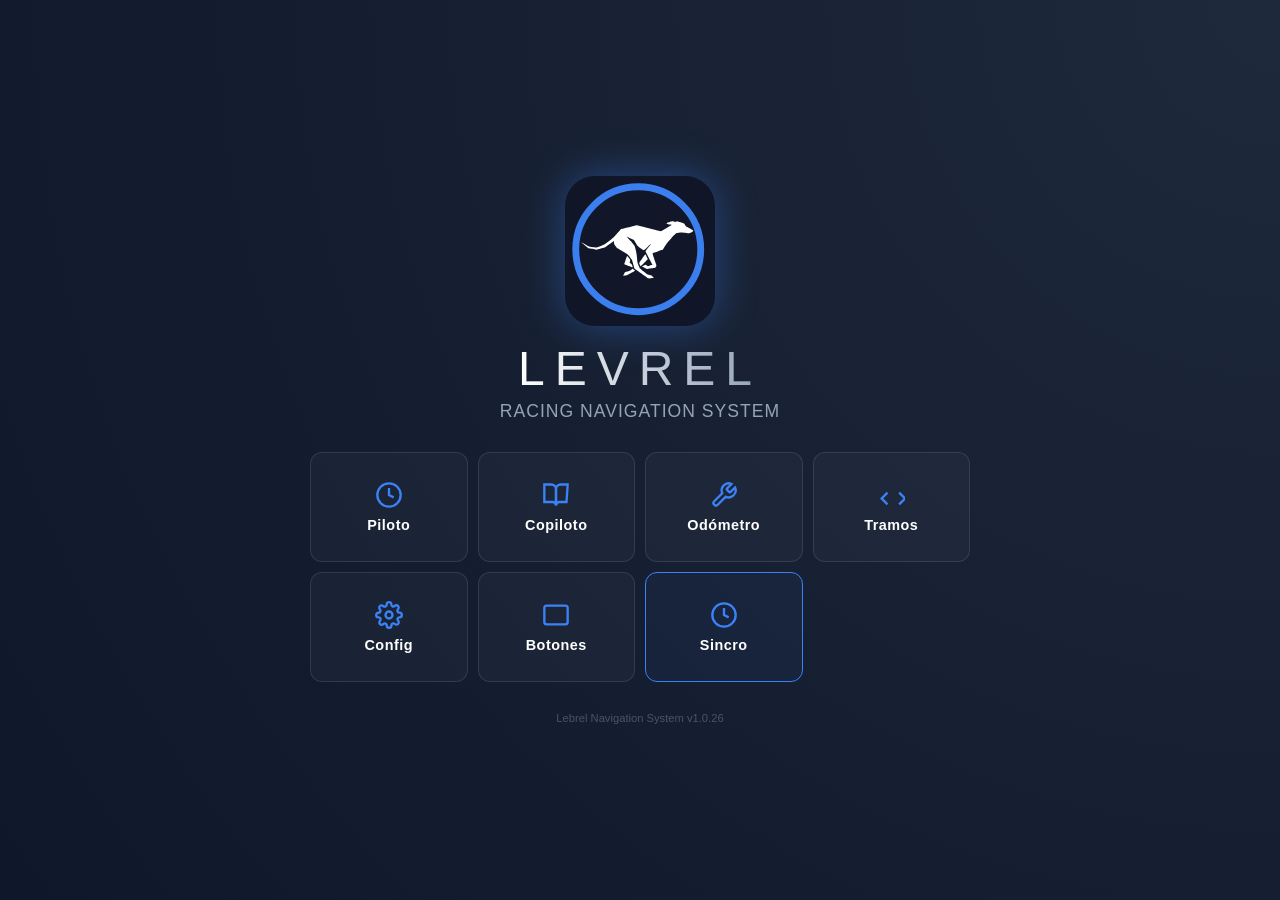
<file: 2_APP/index.html>
<!DOCTYPE html>
<html lang="es">

<head>
    <meta charset="UTF-8">
    <meta name="viewport" content="width=device-width, initial-scale=1.0">
    <title>Lebrel - Sistema de Navegación de Rally</title>
    <link rel="manifest" href="manifest.json">
    <link rel="stylesheet" href="css/style.css?v=26">
</head>

<body class="dark-theme">
    <!-- Contenedor para el header (oculto en el inicio pero necesario para el router) -->
    <div id="header-container" style="display: none;">
        <header class="unified-header"></header>
    </div>

    <main class="welcome-screen">
        <div class="welcome-container">
            <img src="icon.svg" alt="Lebrel Logo" class="logo-large">
            <h1>LEVREL</h1>
            <p class="subtitle">Racing Navigation System</p>

            <div class="links-grid">
                <div onclick="window.navigateSPA('piloto.html')" class="welcome-card">
                    <svg viewBox="0 0 24 24" fill="none" stroke="currentColor" stroke-width="2">
                        <circle cx="12" cy="12" r="10" />
                        <path d="M12 6v6l4 2" />
                    </svg>
                    <span>Piloto</span>
                </div>
                <div onclick="window.navigateSPA('copiloto.html')" class="welcome-card">
                    <svg viewBox="0 0 24 24" fill="none" stroke="currentColor" stroke-width="2">
                        <path d="M2 3h6a4 4 0 0 1 4 4v14a3 3 0 0 0-3-3H2z" />
                        <path d="M22 3h-6a4 4 0 0 0-4 4v14a3 3 0 0 1 3-3h6z" />
                    </svg>
                    <span>Copiloto</span>
                </div>
                <div onclick="window.navigateSPA('odometro.html')" class="welcome-card">
                    <svg viewBox="0 0 24 24" fill="none" stroke="currentColor" stroke-width="2">
                        <path
                            d="M14.7 6.3a1 1 0 0 0 0 1.4l1.6 1.6a1 1 0 0 0 1.4 0l3.77-3.77a6 6 0 0 1-7.94 7.94l-6.91 6.91a2.12 2.12 0 0 1-3-3l6.91-6.91a6 6 0 0 1 7.94-7.94l-3.76 3.76z" />
                    </svg>
                    <span>Odómetro</span>
                </div>
                <div onclick="window.navigateSPA('tramos.html')" class="welcome-card">
                    <svg viewBox="0 0 24 24" fill="none" stroke="currentColor" stroke-width="2">
                        <path d="M9 20l-5-5 5-5m10 10l5-5-5-5" />
                    </svg>
                    <span>Tramos</span>
                </div>
                <div onclick="window.navigateSPA('config.html')" class="welcome-card">
                    <svg viewBox="0 0 24 24" fill="none" stroke="currentColor" stroke-width="2">
                        <circle cx="12" cy="12" r="3" />
                        <path
                            d="M19.4 15a1.65 1.65 0 0 0 .33 1.82l.06.06a2 2 0 0 1 0 2.83 2 2 0 0 1-2.83 0l-.06-.06a1.65 1.65 0 0 0-1.82-.33 1.65 1.65 0 0 0-1 1.51V21a2 2 0 0 1-2 2 2 2 0 0 1-2-2v-.09A1.65 1.65 0 0 0 9 19.4a1.65 1.65 0 0 0-1.82.33l-.06.06a2 2 0 0 1-2.83 0 2 2 0 0 1 0-2.83l.06-.06a1.65 1.65 0 0 0 .33-1.82 1.65 1.65 0 0 0-1.51-1H3a2 2 0 0 1-2-2 2 2 0 0 1 2-2h.09A1.65 1.65 0 0 0 4.6 9a1.65 1.65 0 0 0-.33-1.82l-.06-.06a2 2 0 0 1 0-2.83 2 2 0 0 1 2.83 0l.06.06a1.65 1.65 0 0 0 1.82.33H9a1.65 1.65 0 0 0 1-1.51V3a2 2 0 0 1 2-2 2 2 0 0 1 2 2v.09a1.65 1.65 0 0 0 1 1.51 1.65 1.65 0 0 0 1.82-.33l.06-.06a2 2 0 0 1 2.83 0 2 2 0 0 1 0 2.83l-.06.06a1.65 1.65 0 0 0-.33 1.82V9a1.65 1.65 0 0 0 1.51 1H21a2 2 0 0 1 2 2 2 2 0 0 1-2 2h-.09a1.65 1.65 0 0 0-1.51 1z" />
                    </svg>
                    <span>Config</span>
                </div>
                <div onclick="window.navigateSPA('botonera.html')" class="welcome-card">
                    <svg viewBox="0 0 24 24" fill="none" stroke="currentColor" stroke-width="2">
                        <rect x="2" y="4" width="20" height="16" rx="2" />
                        <path
                            d="M6 8h.01M10 8h.01M14 8h.01M18 8h.01M6 12h.01M10 12h.01M14 12h.01M18 12h.01M6 16h.01M10 16h.01M14 16h.01M18 16h.01" />
                    </svg>
                    <span>Botones</span>
                </div>
                <div onclick="window.navigateSPA('sincronizacion.html')" class="welcome-card"
                    style="border-color: var(--accent-blue); background: rgba(59, 130, 246, 0.05);">
                    <svg viewBox="0 0 24 24" fill="none" stroke="currentColor" stroke-width="2">
                        <circle cx="12" cy="12" r="10" />
                        <polyline points="12 6 12 12 16 14" />
                    </svg>
                    <span>Sincro</span>
                </div>
            </div>

            <div class="version-tag">Lebrel Navigation System v1.0.26</div>
        </div>
    </main>

    <script type="module">
        import { initRouter } from './js/router.js';
        initRouter();

        if ('serviceWorker' in navigator) {
            window.addEventListener('load', () => {
                navigator.serviceWorker.register('sw.js?v=26').catch(err => console.log('SW Fail:', err));
            });
        }
    </script>
</body>

</html>
</file>
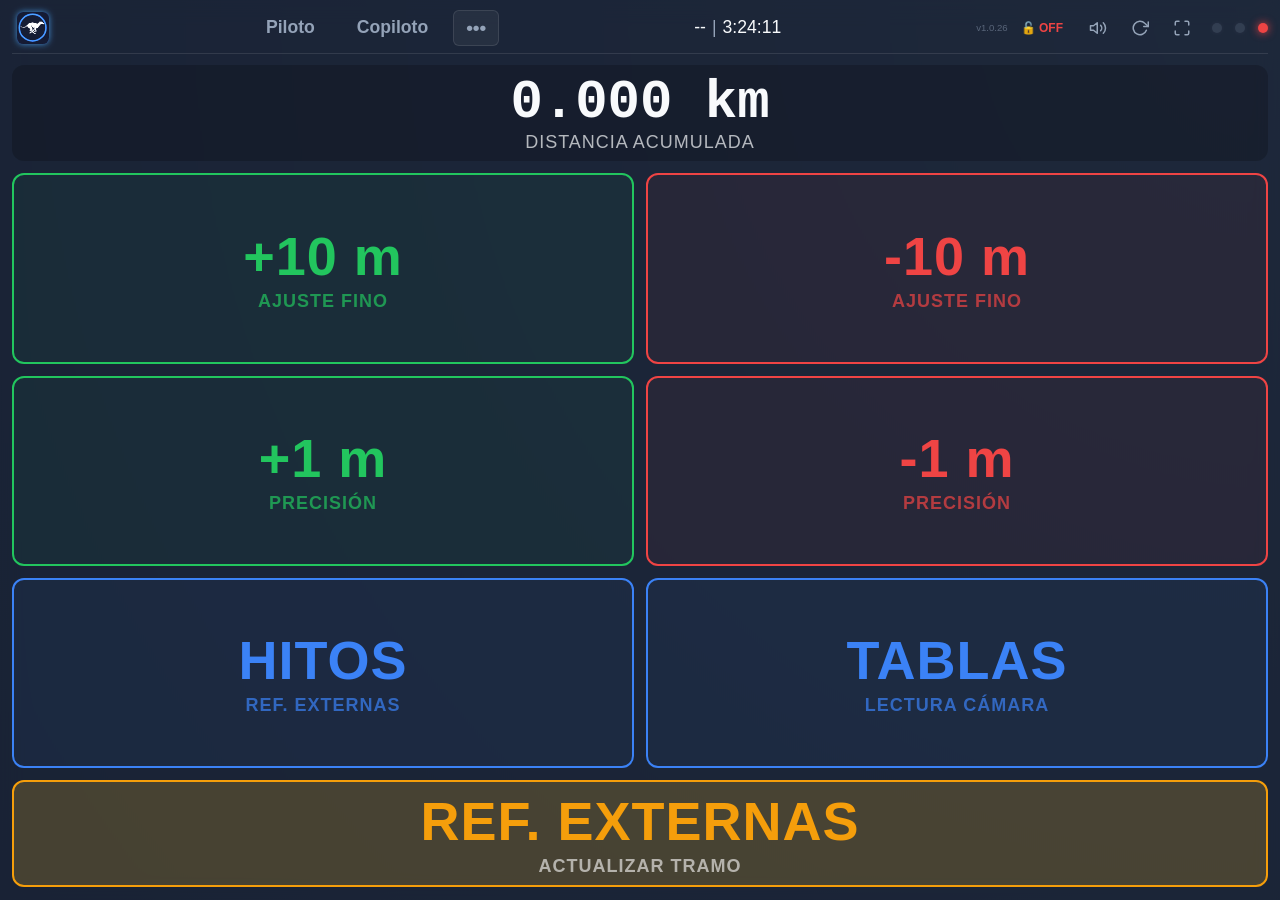
<file: 2_APP/botonera.html>
<!DOCTYPE html>
<html lang="es">

<head>
    <meta charset="UTF-8">
    <meta name="viewport" content="width=device-width, initial-scale=1.0, maximum-scale=1.0, user-scalable=no">
    <title>Lebrel - Botonera</title>
    <link rel="stylesheet" href="css/style.css?v=26">
    <style>
        .glass-container {
            display: flex;
            flex-direction: column;
            height: 100vh;
            overflow: hidden;
            padding: 8px 12px;
            box-sizing: border-box;
        }

        .botonera-grid {
            display: grid;
            grid-template-columns: 1fr 1fr;
            grid-template-rows: auto repeat(3, 1fr);
            gap: 12px;
            padding: 5px 0;
            flex: 1;
            height: calc(100vh - 75px);
            box-sizing: border-box;
        }

        .dist-display {
            grid-column: 1 / -1;
            background: rgba(0, 0, 0, 0.2);
            border-radius: 12px;
            padding: 8px;
            text-align: center;
            display: flex;
            flex-direction: column;
            justify-content: center;
            align-items: center;
            box-sizing: border-box;
        }

        .dist-val {
            font-family: ui-monospace, SFMono-Regular, Menlo, Monaco, Consolas, "Liberation Mono", "Courier New", monospace;
            font-size: clamp(2rem, 6vmin, 3.5rem);
            font-weight: 700;
            font-variant-numeric: tabular-nums;
        }

        .btn-large {
            height: 100%;
            display: flex;
            flex-direction: column;
            justify-content: center;
            align-items: center;
            gap: 4px;
            border-radius: 12px;
            background: rgba(255, 255, 255, 0.05);
            border: 2px solid var(--glass-border);
            color: var(--text-primary);
            cursor: pointer;
            transition: all 0.2s cubic-bezier(0.4, 0, 0.2, 1);
            box-sizing: border-box;
        }

        .btn-large span:first-child {
            font-size: clamp(1.8rem, 6vmin, 4.5rem);
            font-weight: 900;
            letter-spacing: 1px;
        }

        .btn-large:active {
            transform: scale(0.96);
            background: rgba(255, 255, 255, 0.15);
        }

        .btn-large.plus {
            border-color: var(--accent-green);
            color: var(--accent-green);
            background: rgba(34, 197, 94, 0.05);
        }

        .btn-large.minus {
            border-color: var(--accent-red);
            color: var(--accent-red);
            background: rgba(239, 68, 68, 0.05);
        }

        .btn-large.action {
            border-color: var(--accent-blue);
            color: var(--accent-blue);
            background: rgba(59, 130, 246, 0.05);
        }

        .btn-subtext {
            font-size: clamp(0.7rem, 2vmin, 1.2rem);
            text-transform: uppercase;
            letter-spacing: 1px;
            opacity: 0.7;
        }
    </style>
</head>

<body class="dark-theme">
    <div class="glass-container">
        <div id="header-container"></div>

        <main class="botonera-grid">
            <div class="dist-display">
                <div id="val_distancia" class="dist-val">0.000 km</div>
                <div class="btn-subtext">Distancia Acumulada</div>
            </div>

            <button class="btn-large plus" onclick="adjustDist(10)">
                <span>+10 m</span>
                <span class="btn-subtext">Ajuste Fino</span>
            </button>
            <button class="btn-large minus" onclick="adjustDist(-10)">
                <span>-10 m</span>
                <span class="btn-subtext">Ajuste Fino</span>
            </button>

            <button class="btn-large plus" onclick="adjustDist(1)">
                <span>+1 m</span>
                <span class="btn-subtext">Precisión</span>
            </button>
            <button class="btn-large minus" onclick="adjustDist(-1)">
                <span>-1 m</span>
                <span class="btn-subtext">Precisión</span>
            </button>

            <button class="btn-large action" id="btn-milestone">
                <span>HITOS</span>
                <span class="btn-subtext">Ref. Externas</span>
            </button>
            <button class="btn-large action" id="btn-ocr">
                <span>TABLAS</span>
                <span class="btn-subtext">Lectura Cámara</span>
            </button>

            <button class="btn-large action" id="btn-ref-ext-action" style="grid-column: 1 / -1; background: rgba(251, 191, 36, 0.2); border-color: #f59e0b; color: #f59e0b; min-height: 70px;">
                <span>REF. EXTERNAS</span>
                <span class="btn-subtext" style="color: rgba(255, 255, 255, 0.85)">Actualizar tramo</span>
            </button>
        </main>
    </div>

    <script type="module" src="js/app_botonera.js?v=26"></script>
</body>

</html>
</file>
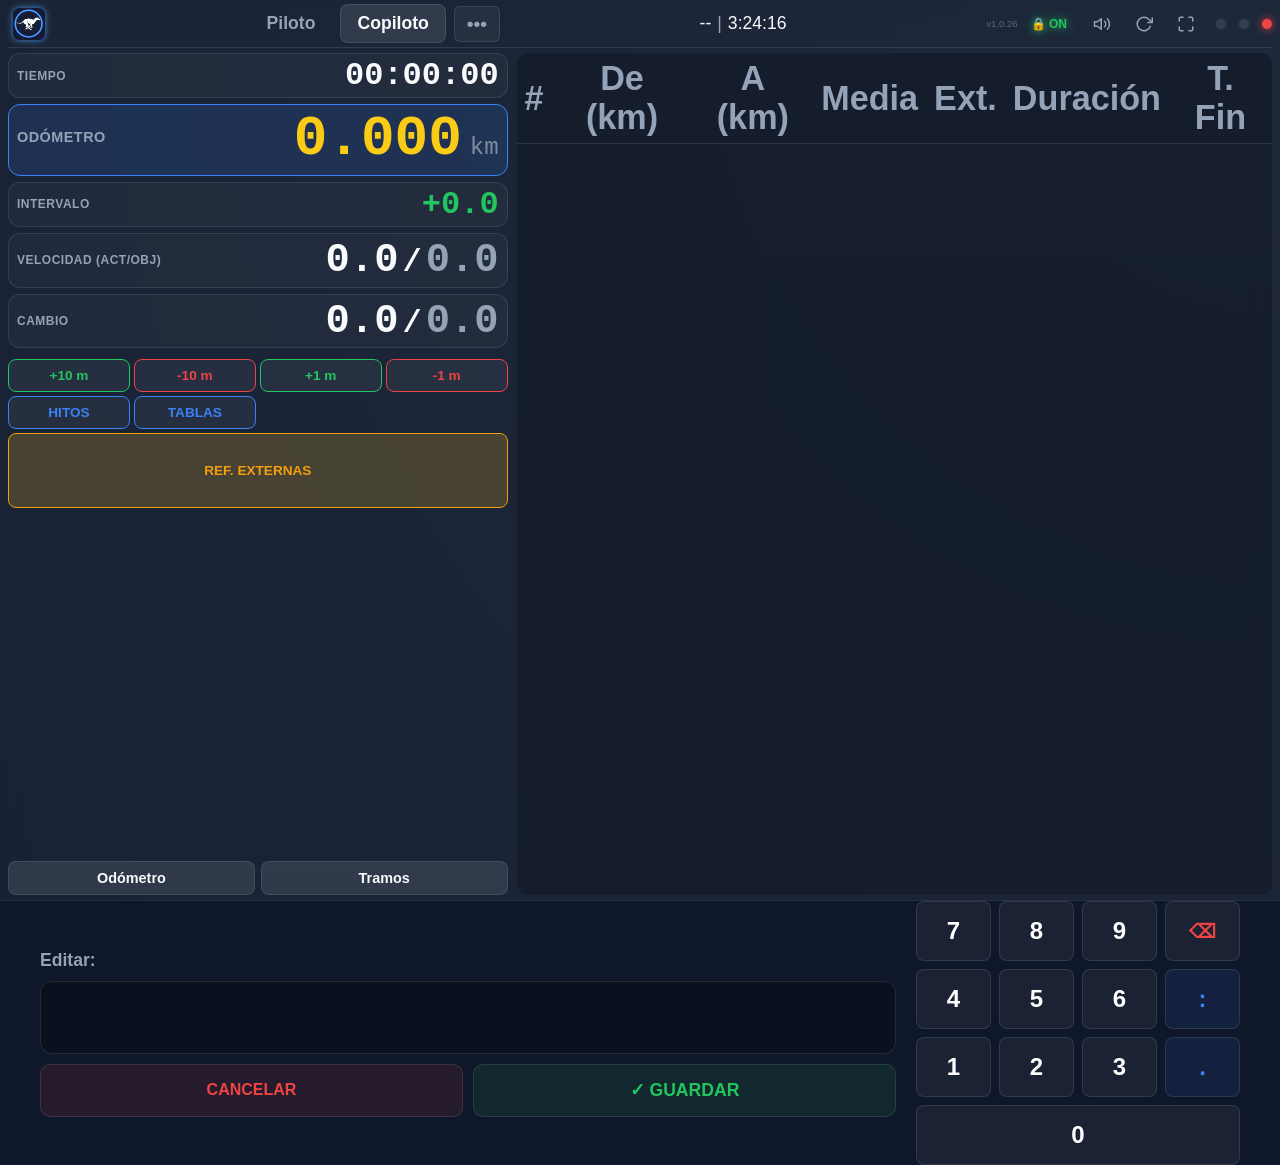
<file: 2_APP/copiloto.html>
<!DOCTYPE html>
<html lang="es">

<head>
    <meta charset="UTF-8">
    <meta name="viewport" content="width=device-width, initial-scale=1.0, maximum-scale=1.0, user-scalable=no">
    <title>Lebrel - Copiloto</title>
    <link rel="manifest" href="manifest.json">
    <meta name="theme-color" content="#0f172a">
    <meta name="mobile-web-app-capable" content="yes">
    <meta name="apple-mobile-web-app-capable" content="yes">
    <meta name="apple-mobile-web-app-status-bar-style" content="black-translucent">
    <link rel="stylesheet" href="css/style.css?v=26">
    <style>
        .split-layout {
            display: grid;
            grid-template-columns: 350px 1fr;
            gap: 8px;
            height: calc(100vh - 100px);
            overflow: hidden;
        }

        /* Lado izquierdo compacto */
        .compact-info {
            display: flex;
            flex-direction: column;
            gap: 6px;
            overflow-y: auto;
            padding-right: 4px;
        }

        .tramo-table-container {
            width: 100%;
            height: 100%;
            overflow-y: auto;
            border-radius: 12px;
            background: rgba(0, 0, 0, 0.2);
        }

        .tramo-table thead th {
            position: sticky;
            top: 0;
            background: #151c2c;
            z-index: 10;
            box-shadow: 0 2px 5px rgba(0, 0, 0, 0.5);
        }

        .compact-card {
            background: rgba(255, 255, 255, 0.03);
            border: 1px solid var(--glass-border);
            border-radius: 12px;
            padding: 6px 10px;
            display: flex;
            justify-content: space-between;
            align-items: center;
        }

        .compact-card h4 {
            color: var(--text-secondary);
            font-size: 0.75rem;
            text-transform: uppercase;
            letter-spacing: 0.5px;
        }

        .compact-card:not(.odo-card) .value,
        .compact-card:not(.odo-card) .value span {
            font-size: clamp(1.0rem, 4.5vmin, 3.0rem) !important;
            white-space: nowrap;
            font-weight: 700;
            display: flex;
            align-items: baseline;
            gap: 4px;
        }

        .compact-card .value .tenths {
            font-size: 1em;
            /* Igualdad absoluta */
            opacity: 0.8;
        }

        .label-small {
            color: var(--text-secondary);
            font-size: 0.9rem;
            text-transform: uppercase;
            display: block;
            margin-bottom: 4px;
        }

        .media-info-group.right {
            text-align: right;
        }

        /* Panel de OPeraciones abajo a la izq */
        .btn-group-horizontal {
            display: grid;
            grid-template-columns: 1fr 1fr;
            gap: 6px;
            width: 100%;
        }

        .btn-group-horizontal button {
            padding: 8px !important;
            font-size: 0.9rem !important;
        }

        .operations-panel {
            margin-top: 0;
        }

        @media (max-width: 768px) and (orientation: portrait) {
            .split-layout {
                grid-template-columns: 1fr;
                height: auto;
            }

            .operations-panel {
                margin-top: 15px;
            }
        }

        /* Landscape Optimization (Evitar scroll vertical y usar más columnas) */
        @media (orientation: landscape) {
            body {
                overflow: hidden;
            }
            .glass-container {
                height: 100vh;
                height: 100dvh;
                padding-bottom: 5px;
                display: flex;
                flex-direction: column;
            }
            header {
                margin-bottom: 5px !important;
                padding-bottom: 4px !important;
            }
            .split-layout {
                grid-template-columns: minmax(250px, 1fr) 1.5fr;
                height: 100%;
                flex: 1;
                gap: 5px;
            }
            /* Reducir paddings para que quepa todo */
            .compact-card {
                padding: 4px 8px;
            }
            .compact-card.odo-card {
                padding: 4px 8px !important;
                flex-direction: row !important;
                align-items: center !important;
                justify-content: space-between !important;
            }
            .compact-card.odo-card .value {
                font-size: clamp(1.5rem, 10vmin, 5rem) !important;
            }
            .compact-card:not(.odo-card) .value {
                font-size: clamp(1rem, 4vmin, 2rem) !important;
            }
            .botonera-mini-grid {
                gap: 4px;
            }
            .botonera-mini-grid {
                grid-template-columns: repeat(4, 1fr);
            }
            .btn-mini {
                padding: 8px 5px;
            }
            .btn-mini.action#btn-ref-ext-action {
                grid-column: auto;
                min-height: auto;
            }
            .operations-panel {
                margin-top: auto;
            }
        }
    </style>
</head>

<body class="dark-theme">
    <div class="glass-container">
        <div id="header-container"></div>

        <main class="split-layout">
            <!-- PANEL IZQUIERDO: Dashboard reducido y controles -->
            <section class="compact-info">

                <div class="compact-card">
                    <h4>Tiempo</h4>
                    <div id="val_tiempo_tramo" class="value">00:00:00</div>
                </div>

                <div class="compact-card odo-card"
                    style="border-color: var(--accent-blue); background: rgba(59, 130, 246, 0.15); flex-direction: column; align-items: flex-start; padding: 8px 10px;">
                    <h4 style="margin-bottom: 5px; font-size: 0.9rem;">Odómetro</h4>
                    <div class="value"
                        style="font-size: clamp(4rem, 16vmin, 7.5rem); color: #facc15; font-weight: 900; display: flex; align-items: baseline; gap: 8px; line-height: 1;">
                        <span id="val_distancia">0.000</span>
                        <span
                            style="font-weight: 400; font-size: 0.3em; opacity: 0.8; color: var(--text-secondary);">km</span>
                    </div>
                </div>

                <!-- Reset Odómetro -->
                <!-- <div class="operations-panel">
                    <button id="btn-odo-reset" class="danger"
                        style="width:100%; padding:8px; margin-bottom:4px; font-size:0.8rem;">RESET ODO</button>
                </div> -->

                <div class="compact-card">
                    <h4>Intervalo</h4>
                    <div id="val_diferencia_ideal" class="value positive">+0.0</div>
                </div>
                <!-- Velocidad (Act/Obj) -->
                <div class="compact-card">
                    <h4>Velocidad (Act/Obj)</h4>
                    <div class="value">
                        <span id="val_velocidad_actual">0.0</span> /
                        <span id="val_velocidad_objetivo" style="color:var(--text-secondary);">0.0</span>
                    </div>
                </div>

                <!-- Próxima Media -->
                <div class="compact-card">
                    <h4>Cambio</h4>
                    <div class="value">
                        <span id="val_proxima_media">0.0</span> /
                        <span id="val_distancia_cambio" style="color:var(--text-secondary);">0.0</span>
                    </div>
                </div>


                <!-- Botonera Integrada -->
                <div class="botonera-mini-grid">
                    <button class="btn-mini plus" id="btn-odo-plus">
                        <span>+10 m</span>
                    </button>
                    <button class="btn-mini minus" id="btn-odo-minus">
                        <span>-10 m</span>
                    </button>
                    <button class="btn-mini plus" id="btn-odo-plus1">
                        <span>+1 m</span>
                    </button>
                    <button class="btn-mini minus" id="btn-odo-minus1">
                        <span>-1 m</span>
                    </button>
                    <button class="btn-mini action" id="btn-milestone">
                        <span>HITOS</span>
                    </button>
                    <button class="btn-mini action" id="btn-ocr">
                        <span>TABLAS</span>
                    </button>
                    <button class="btn-mini action" id="btn-ref-ext-action"
                        style="grid-column: 1 / -1; background: rgba(251, 191, 36, 0.2); border-color: #f59e0b; color: #f59e0b; min-height: 75px;">
                        <span>REF. EXTERNAS</span>
                    </button>
                </div>


                <div class="operations-panel">
                    <div class="btn-group-horizontal">
                        <button id="btn-odometro">Odómetro</button>
                        <button id="btn-tramos" onclick="window.navigateSPA('tramos.html')">Tramos</button>
                    </div>
                </div>

            </section>

            <!-- PANEL DERECHO: Tabla del tramo -->
            <section style="height: 100%; overflow: hidden;">
                <div class="tramo-table-container">
                    <table class="tramo-table">
                        <thead>
                            <tr>
                                <th>#</th>
                                <th>De (km)</th>
                                <th>A (km)</th>
                                <th>Media</th>
                                <th>Ext.</th>
                                <th>Duración</th>
                                <th>T. Fin</th>
                            </tr>
                        </thead>
                        <tbody id="tabla_cuerpo">
                            <!-- Filas dinámicas generadas desde app_copiloto.js -->
                        </tbody>
                    </table>
                </div>
            </section>
        </main>

        <!-- Ajuste de Odómetro (Recalibración) como BARRA INFERIOR -->
        <!-- Ajuste de Odómetro (Recalibración) como BARRA INFERIOR -->
        <div id="modal-recalibrar" class="cell-edit-bar">
            <div class="edit-container-full">
                <!-- 1. IZQUIERDA: Ajuste e Info -->
                <div class="edit-left">
                    <span id="recal-label">Ajuste Roadbook</span>
                    <p style="font-size: 0.8rem; color: var(--text-secondary); margin:0;">
                        Captura: <span id="snap-dist-val"
                            style="color: var(--accent-blue); font-weight: 800;">0.000</span> km
                    </p>
                    <input type="text" id="input-roadbook" class="edit-input-large" readonly>
                    <div class="edit-actions-main">
                        <button id="btn-recal-cancel" class="btn-cancel">CANCELAR</button>
                        <button id="btn-recal-ok" class="btn-ok">APLICAR</button>
                    </div>
                </div>

                <!-- 2. DERECHA: Teclado Numérico -->
                <div class="edit-keypad">
                    <button class="btn-key" onclick="pressKeyOdo('7')">7</button>
                    <button class="btn-key" onclick="pressKeyOdo('8')">8</button>
                    <button class="btn-key" onclick="pressKeyOdo('9')">9</button>
                    <button class="btn-key action" onclick="pressKeyOdo('back')">⌫</button>

                    <button class="btn-key" onclick="pressKeyOdo('4')">4</button>
                    <button class="btn-key" onclick="pressKeyOdo('5')">5</button>
                    <button class="btn-key" onclick="pressKeyOdo('6')">6</button>
                    <button class="btn-key special" onclick="adjustOdoVal('zero')">C</button>

                    <button class="btn-key" onclick="pressKeyOdo('1')">1</button>
                    <button class="btn-key" onclick="pressKeyOdo('2')">2</button>
                    <button class="btn-key" onclick="pressKeyOdo('3')">3</button>
                    <button class="btn-key special" onclick="pressKeyOdo('.')">.</button>

                    <button class="btn-key zero-wide" onclick="pressKeyOdo('0')" style="grid-column: span 4;">0</button>
                </div>
            </div>
        </div>
    </div>

    <!-- Barra de edición rápida con TECLADO NUMÉRICO integrado -->
    <div id="cell-edit-bar" class="cell-edit-bar">
        <div class="edit-container-full">
            <!-- Izquierda: Info y Input -->
            <div class="edit-left">
                <span id="cell-edit-label">Editar:</span>
                <input type="text" id="cell-edit-input" class="edit-input-large" readonly>
                <div class="edit-actions-main">
                    <button id="cell-edit-cancel" class="btn-cancel">CANCELAR</button>
                    <button id="cell-edit-ok" class="btn-ok">✓ GUARDAR</button>
                </div>
            </div>

            <!-- Derecha: Teclado Numérico -->
            <div class="edit-keypad">
                <button class="btn-key" onclick="pressKey('7')">7</button>
                <button class="btn-key" onclick="pressKey('8')">8</button>
                <button class="btn-key" onclick="pressKey('9')">9</button>
                <button class="btn-key action" onclick="pressKey('back')">⌫</button>

                <button class="btn-key" onclick="pressKey('4')">4</button>
                <button class="btn-key" onclick="pressKey('5')">5</button>
                <button class="btn-key" onclick="pressKey('6')">6</button>
                <button class="btn-key special" onclick="pressKey(':')">:</button>

                <button class="btn-key" onclick="pressKey('1')">1</button>
                <button class="btn-key" onclick="pressKey('2')">2</button>
                <button class="btn-key" onclick="pressKey('3')">3</button>
                <button class="btn-key special" onclick="pressKey('.')">.</button>

                <button class="btn-key zero-wide" onclick="pressKey('0')" style="grid-column: span 4;">0</button>
            </div>
        </div>
    </div>

    <!-- Cargar JS como module -->
    <script type="module" src="js/app_copiloto.js?v=26"></script>
    <script>
        if ('serviceWorker' in navigator) {
            window.addEventListener('load', () => {
                navigator.serviceWorker.register('sw.js?v=26').catch(err => console.log('SW Fail:', err));
            });
        }
    </script>
</body>

</html>
</file>
<file: 2_APP/css/style.css>
:root {
    --bg-dark: #0f172a;
    --glass-bg: rgba(30, 41, 59, 0.7);
    --glass-border: rgba(255, 255, 255, 0.1);
    --glass-shadow: 0 8px 32px 0 rgba(0, 0, 0, 0.37);
    --accent-red: #ef4444;
    --accent-green: #22c55e;
    --accent-blue: #3b82f6;
    --text-primary: #f8fafc;
    --text-secondary: #94a3b8;
    --font-main: 'Segoe UI', Roboto, Helvetica, Arial, sans-serif;
}

* {
    box-sizing: border-box;
    margin: 0;
    padding: 0;
}

body.dark-theme {
    background-color: var(--bg-dark);
    /* Fondo con un sutil gradiente o imagen para hacer resaltar el glassmorphism */
    background: radial-gradient(circle at top right, #1e293b, var(--bg-dark));
    color: var(--text-primary);
    font-family: var(--font-main);
    min-height: 100vh;
    display: flex;
    padding: 0;
    overflow-y: auto;
}

/* Glassmorphism Container */
.glass-container {
    background: var(--glass-bg);
    backdrop-filter: blur(12px);
    -webkit-backdrop-filter: blur(12px);
    border: none;
    border-radius: 0;
    padding: 4px 8px;
    width: 100%;
    max-width: 100%;
    min-height: 100vh;
    margin: 0;
    box-shadow: none;
    display: flex;
    flex-direction: column;
}

header {
    display: flex;
    justify-content: space-between;
    align-items: center;
    border-bottom: 1px solid var(--glass-border);
    padding-bottom: 6px;
    margin-bottom: 6px;
}

header h1 {
    font-size: 2rem;
    font-weight: 600;
    letter-spacing: 1px;
}

.status {
    padding: 8px 16px;
    border-radius: 20px;
    font-size: 0.9rem;
    font-weight: bold;
    text-transform: uppercase;
    transition: all 0.3s ease;
}

.header-right {
    display: flex;
    align-items: center;
    gap: 8px;
}

.status-dot {
    width: 10px;
    height: 10px;
    border-radius: 50%;
    margin-left: 5px;
    transition: all 0.3s ease;
    box-shadow: 0 0 5px rgba(0, 0, 0, 0.5);
}

.status-dot.disconnected {
    background-color: var(--accent-red);
    box-shadow: 0 0 8px var(--accent-red);
}

.status-dot.connected {
    background-color: var(--accent-green);
    box-shadow: 0 0 8px var(--accent-green);
}

.status-dot.gps-disconnected {
    background-color: #475569;
    box-shadow: 0 0 5px rgba(255,255,255,0.1);
    opacity: 0.5;
}

.status-dot.gps-connected {
    background-color: var(--accent-blue);
    box-shadow: 0 0 8px var(--accent-blue);
}

.status-dot.gps-error {
    background-color: #f59e0b; /* Amber */
    box-shadow: 0 0 8px #f59e0b;
}

.status-dot.gps-scanning {
    background-color: var(--accent-blue);
    animation: pulse-blue 1.5s infinite;
}

@keyframes pulse-blue {
    0% { box-shadow: 0 0 0 0 rgba(59, 130, 246, 0.7); }
    70% { box-shadow: 0 0 0 8px rgba(59, 130, 246, 0); }
    100% { box-shadow: 0 0 0 0 rgba(59, 130, 246, 0); }
}

/* Dashboard Layout */
.dashboard {
    display: grid;
    grid-template-columns: repeat(auto-fit, minmax(280px, 1fr));
    gap: 6px;
    flex: 1;
}

.copilot-layout {
    grid-template-columns: 2fr 1fr;
}

/* Glassy Cards */
.card {
    background: rgba(255, 255, 255, 0.03);
    border: 1px solid var(--glass-border);
    border-radius: 12px;
    padding: 8px;
    display: flex;
    flex-direction: column;
    justify-content: center;
    align-items: center;
    transition: transform 0.3s ease, box-shadow 0.3s ease;
}

.card:hover {
    transform: translateY(-5px);
    box-shadow: 0 10px 25px rgba(0, 0, 0, 0.5);
    background: rgba(255, 255, 255, 0.06);
}

.card h3 {
    color: var(--text-secondary);
    font-size: clamp(0.9rem, 3.5vmin, 1.2rem);
    font-weight: 500;
    margin-bottom: 8px;
    text-transform: uppercase;
    letter-spacing: 2px;
}

.value,
.mono,
[id^="val_"],
.cronometro {
    font-family: ui-monospace, SFMono-Regular, Menlo, Monaco, Consolas, "Liberation Mono", "Courier New", monospace;
    font-size: clamp(2rem, 8vmin, 3.5rem);
    font-weight: 700;
    font-variant-numeric: tabular-nums;
    line-height: 1.1;
}

.metric-large .value {
    font-size: clamp(3rem, 12vmin, 5.5rem);
}

.value.positive {
    color: var(--accent-green);
}

.value.negative {
    color: var(--accent-red);
}

/* Buttons & Controls */
.controls {
    display: flex;
    gap: 10px;
}

.mt-2 {
    margin-top: 20px;
}

button {
    background: rgba(255, 255, 255, 0.1);
    border: 1px solid var(--glass-border);
    color: var(--text-primary);
    padding: 8px 16px;
    border-radius: 8px;
    font-size: 1rem;
    font-weight: 600;
    cursor: pointer;
    transition: all 0.2s ease;
}

button:hover {
    background: rgba(255, 255, 255, 0.2);
}

button:active {
    transform: scale(0.95);
}

button.danger {
    background: rgba(239, 68, 68, 0.2);
    border-color: var(--accent-red);
}

button.danger:hover {
    background: rgba(239, 68, 68, 0.4);
}

.btn-group-vertical {
    display: flex;
    flex-direction: column;
    width: 100%;
    gap: 12px;
}

.btn-group-vertical button {
    width: 100%;
    padding: 16px;
    font-size: 1.1rem;
}

/* Navegación común y Unified Header */
.unified-header {
    display: flex;
    justify-content: space-between;
    align-items: center;
    border-bottom: 1px solid var(--glass-border);
    padding-bottom: 6px;
    margin-bottom: 6px;
    width: 100%;
}

.unified-header .stage-info {
    display: flex;
    align-items: center;
    gap: 6px;
    font-size: 1.1rem;
    color: var(--text-primary);
}

.unified-header .stage-info span {
    font-size: 1.1rem !important;
    font-family: var(--font-main);
    font-weight: 500;
}

/* --- Nav & Dropdown --- */
.main-nav {
    display: flex;
    align-items: center;
    gap: 8px;
}

.nav-dropdown {
    position: relative;
    display: inline-block;
}

.btn-more {
    background: rgba(255, 255, 255, 0.05);
    border: 1px solid var(--glass-border);
    color: var(--text-secondary);
    padding: 6px 12px;
    border-radius: 6px;
    cursor: pointer;
    font-size: 1.2rem;
    font-weight: bold;
    display: flex;
    align-items: center;
    transition: all 0.2s;
}

.btn-more:hover {
    background: rgba(255, 255, 255, 0.1);
    color: var(--text-primary);
}

.dropdown-content {
    display: none;
    position: absolute;
    top: 100%;
    right: 0;
    background: #1e293b;
    border: 1px solid var(--glass-border);
    border-radius: 10px;
    min-width: 160px;
    box-shadow: 0 10px 25px rgba(0, 0, 0, 0.5);
    z-index: 3000;
    margin-top: 8px;
    overflow: hidden;
}

.dropdown-content a {
    color: var(--text-secondary);
    padding: 12px 16px;
    text-decoration: none;
    display: block;
    font-size: 0.9rem;
    transition: background 0.2s;
}

.dropdown-content a:hover {
    background: rgba(255, 255, 255, 0.05);
    color: var(--accent-blue);
}

.nav-dropdown:hover .dropdown-content {
    display: block;
}

/* --- Adaptación Rotación --- */
.rotate-90 .unified-header {
    width: 100vh !important;
    /* Asegurar que ocupe todo el ancho al rotar */
}

.nav-link {
    text-decoration: none;
    color: var(--text-secondary);
    font-size: 1.1rem;
    font-weight: 700;
    padding: 8px 16px;
    border-radius: 8px;
    transition: all 0.3s ease;
    border: 1px solid transparent;
}

.nav-link:hover {
    background: rgba(255, 255, 255, 0.05);
}

.nav-link.active {
    background: rgba(255, 255, 255, 0.1);
    color: var(--text-primary);
    border-color: var(--glass-border);
}

.stage-info {
    display: flex;
    gap: 15px;
    font-size: clamp(1rem, 3vmin, 1.3rem);
    font-weight: 600;
    color: var(--text-primary);
    text-transform: uppercase;
    align-items: center;
}

.stage-info .separator {
    color: var(--text-secondary);
}

/* Tablas */
.tramo-table {
    width: 100%;
    border-collapse: collapse;
    font-size: clamp(1.6rem, 3.8vmin, 2.3rem);
    text-align: center;
}

.tramo-table th {
    background: rgba(0, 0, 0, 0.2);
    padding: 6px 8px;
    color: var(--text-secondary);
    border-bottom: 1px solid var(--glass-border);
}

.tramo-table td {
    padding: 6px 8px;
    border-bottom: 1px solid rgba(255, 255, 255, 0.05);
}

.tramo-table tr {
    transition: background 0.3s ease;
}

.passed-row {
    color: rgba(255, 255, 255, 0.3);
    background: rgba(0, 0, 0, 0.1);
}

.active-row {
    background: rgba(34, 197, 94, 0.2);
    /* Fondo verde (positive) atenuado */
    color: var(--text-primary);
    border-left: 4px solid var(--accent-green);
    transform: scale(1.02);
    box-shadow: 0 4px 10px rgba(0, 0, 0, 0.2);
}

.icon-btn {
    background: transparent;
    border: none;
    color: var(--text-secondary);
    padding: 8px;
    border-radius: 8px;
    cursor: pointer;
    display: flex;
    align-items: center;
    justify-content: center;
    transition: all 0.2s ease;
}

.icon-btn:hover {
    background: rgba(255, 255, 255, 0.1);
    color: var(--text-primary);
}

/* Global Responsive Adjustments */
@media (max-width: 768px) {
    .glass-container {
        padding: 6px 8px;
        border-radius: 12px;
    }

    header {
        flex-direction: column;
        align-items: stretch;
        gap: 15px;
    }

    .stage-info {
        justify-content: center;
    }

    .unified-header {
        flex-direction: column;
        align-items: stretch;
        gap: 15px;
    }

    .unified-header>div:last-child {
        justify-content: center;
    }
}

/* Screen Rotation */
body.rotate-90 {
    transform: rotate(90deg) translateY(-100%);
    transform-origin: top left;
    width: 100vh !important;
    height: 100vw !important;
    position: absolute;
    top: 0;
    left: 0;
}

body.rotate-180 {
    transform: rotate(180deg);
}

body.rotate-270 {
    transform: rotate(270deg) translateX(-100%);
    transform-origin: top left;
    width: 100vh !important;
    height: 100vw !important;
    position: absolute;
    top: 0;
    left: 0;
}

/* --- Mini Botonera en Copiloto --- */
.botonera-mini-grid {
    display: grid;
    grid-template-columns: 1fr 1fr;
    gap: 8px;
    margin-top: 5px;
}

.btn-mini {
    padding: 12px 5px;
    border-radius: 8px;
    background: rgba(255, 255, 255, 0.05);
    border: 1px solid var(--glass-border);
    color: var(--text-primary);
    font-weight: 700;
    font-size: 0.85rem;
    cursor: pointer;
    transition: all 0.2s;
    display: flex;
    justify-content: center;
    align-items: center;
}

.btn-mini:active {
    transform: scale(0.95);
    background: rgba(255, 255, 255, 0.15);
}

.btn-mini.plus {
    border-color: var(--accent-green);
    color: var(--accent-green);
}

.btn-mini.minus {
    border-color: var(--accent-red);
    color: var(--accent-red);
}

.btn-mini.action {
    border-color: var(--accent-blue);
    color: var(--accent-blue);
}

.tenths {
    font-size: 0.7em;
    opacity: 0.6;
    margin-left: 2px;
}

/* --- Modales --- */
.modal-overlay {
    position: fixed;
    inset: 0;
    background: rgba(0, 0, 0, 0.7);
    backdrop-filter: blur(5px);
    display: none;
    align-items: center;
    justify-content: center;
    z-index: 2000;
}

.modal-overlay.open {
    display: flex;
}

.modal-box {
    background: #1e293b;
    border: 1px solid var(--glass-border);
    border-radius: 10px;
    padding: 24px;
    width: min(400px, 90vw);
    display: flex;
    flex-direction: column;
    gap: 15px;
    box-shadow: 0 10px 40px rgba(0, 0, 0, 0.5);
}

.modal-box h3 {
    margin: 0;
    color: var(--text-primary);
}

.modal-actions {
    display: flex;
    gap: 10px;
    justify-content: flex-end;
    margin-top: 10px;
}

.btn-modal-cancel,
.btn-modal-ok {
    padding: 10px 20px;
    border-radius: 8px;
    font-weight: 700;
    cursor: pointer;
    transition: all 0.2s;
}

.btn-modal-cancel {
    background: transparent;
    border: 1px solid var(--glass-border);
    color: var(--text-secondary);
}

.btn-modal-ok {
    background: rgba(59, 130, 246, 0.2);
    border: 1px solid var(--accent-blue);
    color: var(--accent-blue);
}

.btn-modal-ok:hover {
    background: rgba(59, 130, 246, 0.4);
}

.form-group label {
    display: block;
    margin-bottom: 5px;
    color: var(--text-secondary);
    font-size: 0.9rem;
}

/* --- Teclado Numérico y Editor --- */
.cell-edit-bar {
    position: fixed;
    bottom: 0;
    left: 0;
    width: 100%;
    background: #0f172a;
    border-top: 1px solid var(--glass-border);
    transform: translateY(100%);
    transition: transform 0.3s cubic-bezier(0.4, 0, 0.2, 1);
    z-index: 3000;
}

.cell-edit-bar.open {
    transform: translateY(0);
}

.edit-container-full {
    display: flex;
    max-width: 1200px;
    margin: 0 auto;
    gap: 20px;
    align-items: center;
}

.edit-left {
    flex: 1;
    display: flex;
    flex-direction: column;
    gap: 10px;
}

.edit-left span {
    font-size: 1.1rem;
    color: var(--text-secondary);
    font-weight: bold;
}

.edit-input-large {
    width: 100%;
    background: rgba(0, 0, 0, 0.3);
    border: 1px solid var(--glass-border);
    border-radius: 12px;
    color: white;
    font-size: 2.8rem;
    padding: 10px;
    text-align: center;
    font-weight: 800;
    outline: none;
}

.edit-actions-main {
    display: flex;
    gap: 10px;
}

.edit-actions-main button {
    flex: 1;
    padding: 15px;
    border-radius: 10px;
    font-weight: bold;
    cursor: pointer;
    border: 1px solid var(--glass-border);
}

.btn-cancel {
    background: rgba(239, 68, 68, 0.1);
    color: var(--accent-red);
}

.btn-ok {
    background: rgba(34, 197, 94, 0.1);
    color: var(--accent-green);
    font-size: 1.1rem;
}

.edit-keypad {
    display: grid;
    grid-template-columns: repeat(4, 75px);
    grid-template-rows: repeat(4, 60px);
    gap: 8px;
}

.btn-key {
    background: rgba(255, 255, 255, 0.05);
    border: 1px solid var(--glass-border);
    border-radius: 8px;
    color: white;
    font-size: 1.5rem;
    font-weight: bold;
    cursor: pointer;
    display: flex;
    align-items: center;
    justify-content: center;
}

.btn-key:active {
    background: var(--accent-blue);
    transform: scale(0.95);
}

.btn-key.special {
    color: var(--accent-blue);
    background: rgba(59, 130, 246, 0.1);
}

.btn-key.action {
    color: var(--accent-red);
    font-size: 1.2rem;
}

.btn-key.zero-wide {
    grid-column: span 1;
}

.selected-highlight {
    background: rgba(59, 130, 246, 0.15) !important;
    border-color: var(--accent-blue) !important;
    box-shadow: 0 0 15px rgba(59, 130, 246, 0.2);
}

@media (max-width: 768px) {
    .edit-container-full {
        flex-direction: column;
        gap: 15px;
    }

    .edit-keypad {
        grid-template-columns: repeat(4, 1fr);
        width: 100%;
    }

    .edit-input-large {
        font-size: 2.2rem;
    }
}


/* --- Quick Adjust en Modal --- */
.modal-quick-adjust {
    display: grid;
    grid-template-columns: repeat(4, 1fr);
    gap: 10px;
    margin: 10px 0;
}

.btn-quick {
    padding: 15px 5px;
    border-radius: 8px;
    background: rgba(255, 255, 255, 0.05);
    border: 1px solid var(--glass-border);
    color: var(--text-primary);
    font-weight: bold;
    cursor: pointer;
}

.btn-quick.plus {
    border-color: var(--accent-green);
    color: var(--accent-green);
}

.btn-quick.minus {
    border-color: var(--accent-red);
    color: var(--accent-red);
}

.btn-quick.zero {
    border-color: var(--text-secondary);
    color: var(--text-secondary);
    opacity: 0.8;
}

.btn-quick:active {
    transform: scale(0.95);
    background: rgba(255, 255, 255, 0.1);
}

/* --- Header Logo --- */
.header-logo-link {
    display: flex;
    align-items: center;
    padding: 0 5px;
    transition: transform 0.2s;
}

.header-logo-link:active {
    transform: scale(0.9);
}

.header-logo-img {
    height: 32px;
    width: 32px;
    filter: drop-shadow(0 0 3px rgba(59, 130, 246, 0.8)) brightness(1.3);
    transition: all 0.3s cubic-bezier(0.4, 0, 0.2, 1);
}

.header-logo-link:hover .header-logo-img {
    filter: drop-shadow(0 0 12px var(--accent-blue)) brightness(1.5);
    transform: scale(1.08);
}

/* --- Welcome Page --- */
.welcome-screen {
    flex: 1;
    display: flex;
    align-items: center;
    justify-content: center;
    width: 100%;
    min-height: 100vh;
}

.welcome-container {
    text-align: center;
    padding: 20px;
    max-width: 700px;
    width: 95%;
    margin: auto;
    animation: fadeInWelcome 1s ease-out;
    display: flex;
    flex-direction: column;
    align-items: center;
    justify-content: center;
}

@keyframes fadeInWelcome {
    from {
        opacity: 0;
        transform: translateY(20px);
    }

    to {
        opacity: 1;
        transform: translateY(0);
    }
}

.logo-large {
    width: 150px;
    height: 150px;
    margin-bottom: 15px;
    filter: drop-shadow(0 0 20px rgba(59, 130, 246, 0.4));
}

.welcome-container h1 {
    font-size: 3rem;
    font-weight: 500;
    margin-bottom: 5px;
    background: linear-gradient(to right, #fff, #94a3b8);
    -webkit-background-clip: text;
    -webkit-text-fill-color: transparent;
    font-family: 'Outfit', sans-serif;
    letter-spacing: 10px;
    font-stretch: expanded;
}

.welcome-container .subtitle {
    color: var(--text-secondary);
    font-size: 1.1rem;
    margin-bottom: 20px;
    letter-spacing: 1px;
    text-transform: uppercase;
}

.links-grid {
    display: grid;
    grid-template-columns: repeat(4, 1fr);
    gap: 10px;
    margin-top: 10px;
    width: 100%;
}

.welcome-card {
    background: rgba(255, 255, 255, 0.03);
    border: 1px solid var(--glass-border);
    border-radius: 12px;
    padding: 10px;
    text-decoration: none;
    color: white;
    transition: all 0.3s cubic-bezier(0.4, 0, 0.2, 1);
    display: flex;
    flex-direction: column;
    align-items: center;
    justify-content: center;
    gap: 8px;
    cursor: pointer;
    aspect-ratio: 1 / 0.7;
    height: auto;
}

.welcome-card:hover {
    background: rgba(59, 130, 246, 0.1);
    border-color: var(--accent-blue);
    transform: translateY(-3px);
    box-shadow: 0 5px 15px rgba(0, 0, 0, 0.3);
}

.welcome-card svg {
    width: 28px;
    height: 28px;
    color: var(--accent-blue);
}

.welcome-card span {
    font-weight: bold;
    font-size: 0.9rem;
    letter-spacing: 0.5px;
    white-space: nowrap;
}

.welcome-container .version-tag {
    margin-top: 30px;
    font-size: 0.7rem;
    color: var(--text-secondary);
    opacity: 0.4;
}

@media (max-width: 600px) {
    .unified-header {
        display: grid !important;
        grid-template-columns: auto 1fr auto !important;
        grid-template-rows: auto auto !important;
        row-gap: 4px !important;
        column-gap: 6px !important;
        padding-bottom: 4px !important;
        margin-bottom: 6px !important;
        width: 100% !important;
        align-items: center !important;
    }

    .unified-header .header-logo-link {
        grid-column: 1 !important;
        grid-row: 1 !important;
        display: flex !important;
        align-items: center !important;
    }

    .unified-header .header-logo-img {
        height: 22px !important;
        width: auto !important;
    }

    .unified-header .main-nav {
        grid-column: 2 !important;
        grid-row: 1 !important;
        display: flex !important;
        gap: 6px !important;
        justify-content: flex-start !important;
        align-items: center !important;
    }

    .unified-header .main-nav a {
        font-size: 0.82rem !important;
        padding: 2px 4px !important;
    }

    .unified-header .header-right {
        grid-column: 3 !important;
        grid-row: 1 !important;
        display: flex !important;
        gap: 4px !important;
        justify-content: flex-end !important;
        align-items: center !important;
    }

    .unified-header .header-right .btn-icon {
        padding: 2px !important;
        width: 24px !important;
        height: 24px !important;
    }

    .unified-header .stage-info {
        grid-column: 1 / span 3 !important;
        grid-row: 2 !important;
        display: flex !important;
        justify-content: center !important;
        background: rgba(0, 0, 0, 0.15) !important;
        border-radius: 4px !important;
        padding: 4px 0 !important;
        margin-top: 2px !important;
    }

    .unified-header .stage-info span {
        font-size: 0.92rem !important;
    }


    .links-grid {
        grid-template-columns: repeat(2, 1fr);
    }

    .welcome-container h1 {
        font-size: 2.5rem;
    }

    .logo-large {
        width: 120px;
        height: 120px;
    }
}
</file>
